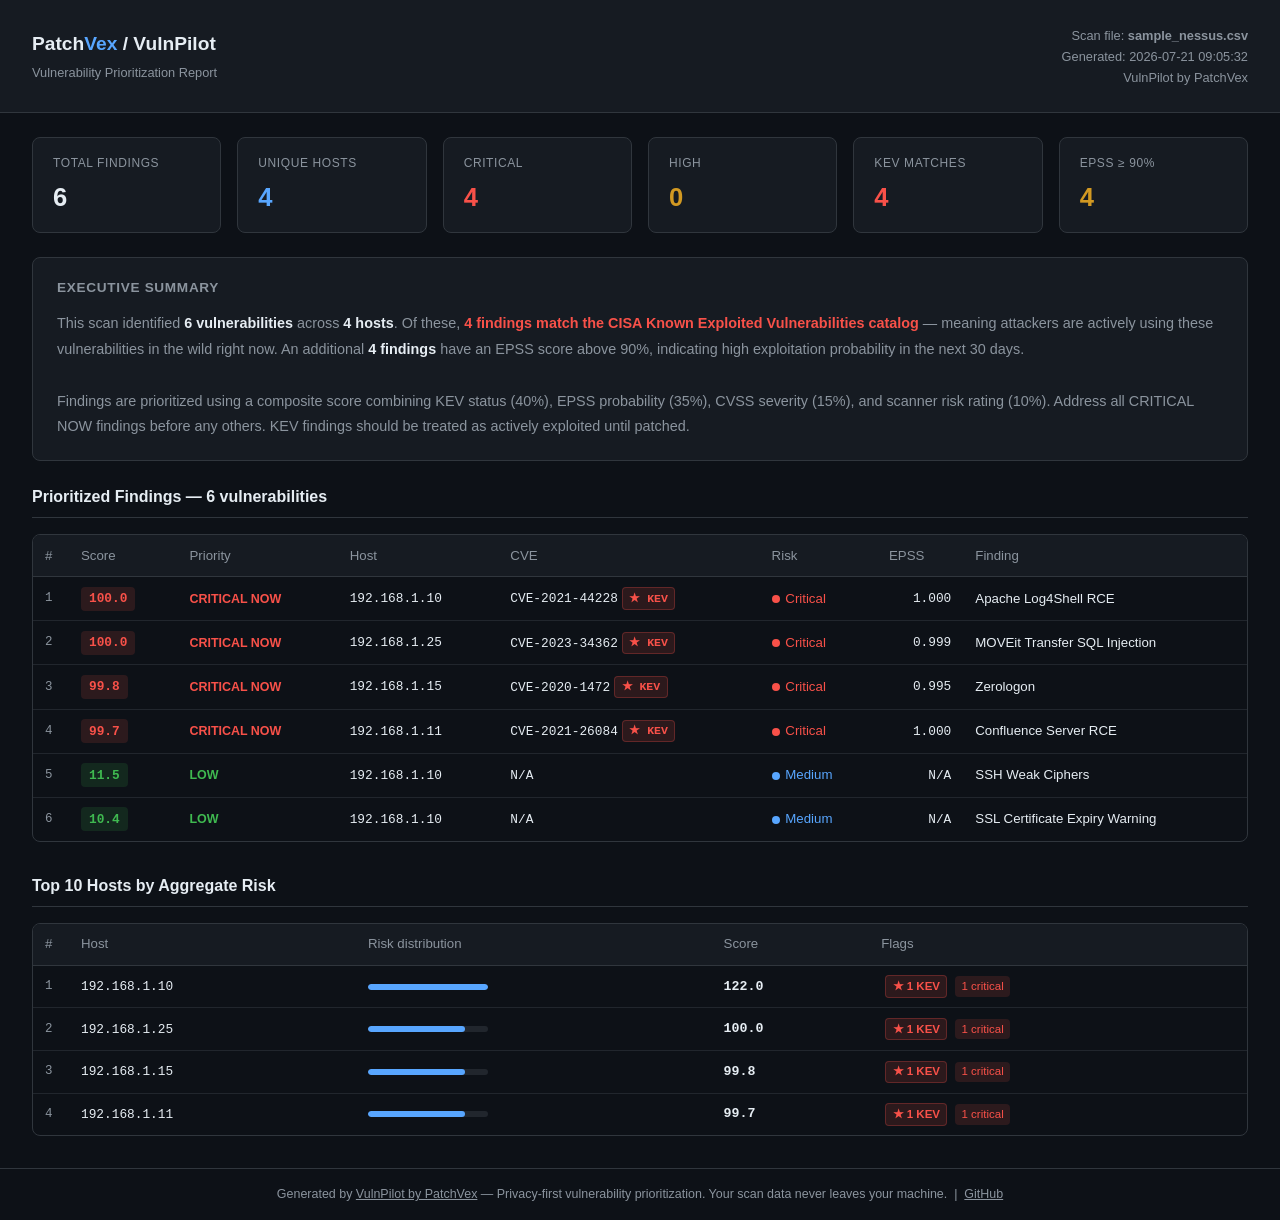
<file: assets/sample-report.html>
<!DOCTYPE html>
<html lang="en">
<head>
  <meta charset="UTF-8" />
  <meta name="viewport" content="width=device-width, initial-scale=1.0" />
  <title>VulnPilot Report — sample_nessus.csv</title>
  <style>
    *, *::before, *::after { box-sizing: border-box; margin: 0; padding: 0; }
    :root {
      --bg: #0d1117; --surface: #161b22; --border: #30363d;
      --text: #e6edf3; --muted: #8b949e; --accent: #58a6ff;
      --green: #3fb950; --red: #f85149; --orange: #d29922;
      --font: -apple-system, BlinkMacSystemFont, 'Segoe UI', sans-serif;
      --mono: 'SFMono-Regular', Consolas, monospace;
    }
    body { background: var(--bg); color: var(--text); font-family: var(--font); line-height: 1.5; font-size: 14px; }
    a { color: var(--accent); }

    /* HEADER */
    .header { background: var(--surface); border-bottom: 1px solid var(--border); padding: 1.5rem 2rem; display: flex; justify-content: space-between; align-items: center; }
    .header-brand { font-size: 1.2rem; font-weight: 700; }
    .header-brand span { color: var(--accent); }
    .header-meta { font-size: 0.8rem; color: var(--muted); text-align: right; }
    .header-meta div { margin-top: 2px; }

    /* SUMMARY CARDS */
    .summary { display: grid; grid-template-columns: repeat(auto-fit, minmax(140px, 1fr)); gap: 1rem; padding: 1.5rem 2rem; }
    .card { background: var(--surface); border: 1px solid var(--border); border-radius: 8px; padding: 1rem 1.25rem; }
    .card-label { font-size: 0.75rem; color: var(--muted); text-transform: uppercase; letter-spacing: 0.05em; margin-bottom: 0.4rem; }
    .card-value { font-size: 1.6rem; font-weight: 700; }
    .card-value.red { color: var(--red); }
    .card-value.orange { color: var(--orange); }
    .card-value.blue { color: var(--accent); }
    .card-value.green { color: var(--green); }

    /* EXECUTIVE SUMMARY */
    .exec-summary { margin: 0 2rem 1.5rem; background: var(--surface); border: 1px solid var(--border); border-radius: 8px; padding: 1.25rem 1.5rem; }
    .exec-title { font-size: 0.85rem; font-weight: 600; color: var(--muted); text-transform: uppercase; letter-spacing: 0.05em; margin-bottom: 0.75rem; }
    .exec-body { font-size: 0.9rem; color: var(--muted); line-height: 1.8; }
    .exec-body strong { color: var(--text); }

    /* SECTION */
    .section { padding: 0 2rem 2rem; }
    .section-title { font-size: 1rem; font-weight: 600; margin-bottom: 1rem; padding-bottom: 0.5rem; border-bottom: 1px solid var(--border); }

    /* TABLE */
    .table-wrap { overflow-x: auto; border: 1px solid var(--border); border-radius: 8px; }
    table { width: 100%; border-collapse: collapse; font-size: 0.83rem; }
    th { background: var(--surface); padding: 0.65rem 0.75rem; text-align: left; font-weight: 500; color: var(--muted); border-bottom: 1px solid var(--border); white-space: nowrap; }
    td { padding: 0.6rem 0.75rem; border-bottom: 1px solid #21262d; vertical-align: middle; }
    tr:last-child td { border-bottom: none; }
    tr:hover td { background: #1c2128; }
    .num { color: var(--muted); font-family: var(--mono); font-size: 0.78rem; width: 36px; }
    .host-cell { font-family: var(--mono); font-size: 0.8rem; }
    .cve-cell { font-family: var(--mono); font-size: 0.8rem; white-space: nowrap; }
    .name-cell { max-width: 280px; }
    .epss-cell { font-family: var(--mono); font-size: 0.8rem; text-align: right; }
    .score-val { font-family: var(--mono); font-weight: 600; }

    /* PILLS */
    .score-pill { display: inline-block; padding: 0.15rem 0.5rem; border-radius: 4px; font-family: var(--mono); font-size: 0.8rem; font-weight: 600; white-space: nowrap; }
    .label-pill { font-size: 0.78rem; font-weight: 600; white-space: nowrap; }
    .kev-badge { display: inline-block; background: #f8514922; color: var(--red); border: 1px solid #f8514944; border-radius: 4px; padding: 0.1rem 0.4rem; font-size: 0.72rem; font-weight: 600; margin-left: 4px; white-space: nowrap; }
    .crit-tag { display: inline-block; background: #f8514922; color: var(--red); border-radius: 4px; padding: 0.1rem 0.4rem; font-size: 0.72rem; margin-left: 4px; }
    .risk-dot { display: inline-block; width: 8px; height: 8px; border-radius: 50%; vertical-align: middle; margin-right: 2px; }

    /* HOST BAR */
    .bar-wrap { background: #21262d; border-radius: 4px; height: 6px; width: 120px; overflow: hidden; }
    .bar-fill { background: var(--accent); height: 100%; border-radius: 4px; }

    /* FOOTER */
    .footer { border-top: 1px solid var(--border); padding: 1rem 2rem; text-align: center; font-size: 0.78rem; color: var(--muted); }
    .footer a { color: var(--muted); }

    @media print {
      body { background: white; color: black; }
    }
  </style>
</head>
<body>

<div class="header">
  <div>
    <div class="header-brand">Patch<span>Vex</span> / VulnPilot</div>
    <div style="font-size:0.8rem;color:var(--muted);margin-top:4px">Vulnerability Prioritization Report</div>
  </div>
  <div class="header-meta">
    <div>Scan file: <strong>sample_nessus.csv</strong></div>
    <div>Generated: 2026-07-21 09:05:32</div>
    <div>VulnPilot by PatchVex</div>
  </div>
</div>

<div class="summary">
  <div class="card">
    <div class="card-label">Total findings</div>
    <div class="card-value">6</div>
  </div>
  <div class="card">
    <div class="card-label">Unique hosts</div>
    <div class="card-value blue">4</div>
  </div>
  <div class="card">
    <div class="card-label">Critical</div>
    <div class="card-value red">4</div>
  </div>
  <div class="card">
    <div class="card-label">High</div>
    <div class="card-value orange">0</div>
  </div>
  <div class="card">
    <div class="card-label">KEV matches</div>
    <div class="card-value red">4</div>
  </div>
  <div class="card">
    <div class="card-label">EPSS ≥ 90%</div>
    <div class="card-value orange">4</div>
  </div>
</div>

<div class="exec-summary">
  <div class="exec-title">Executive Summary</div>
  <div class="exec-body">
    This scan identified <strong>6 vulnerabilities</strong> across <strong>4 hosts</strong>.
    Of these, <strong style="color:var(--red)">4 findings match the CISA Known Exploited Vulnerabilities catalog</strong> —
    meaning attackers are actively using these vulnerabilities in the wild right now.
    An additional <strong>4 findings</strong> have an EPSS score above 90%, indicating high exploitation probability in the next 30 days.
    <br><br>
    Findings are prioritized using a composite score combining KEV status (40%), EPSS probability (35%),
    CVSS severity (15%), and scanner risk rating (10%). Address all CRITICAL NOW findings before any others.
    KEV findings should be treated as actively exploited until patched.
  </div>
</div>

<div class="section">
  <div class="section-title">Prioritized Findings — 6 vulnerabilities</div>
  <div class="table-wrap">
    <table>
      <thead>
        <tr>
          <th>#</th>
          <th>Score</th>
          <th>Priority</th>
          <th>Host</th>
          <th>CVE</th>
          <th>Risk</th>
          <th>EPSS</th>
          <th>Finding</th>
        </tr>
      </thead>
      <tbody>
        
        <tr>
          <td class="num">1</td>
          <td><span class="score-pill" style="background:#f8514922;color:#f85149">100.0</span></td>
          <td><span class="label-pill" style="color:#f85149">CRITICAL NOW</span></td>
          <td class="host-cell">192.168.1.10</td>
          <td class="cve-cell">CVE-2021-44228<span class="kev-badge">★ KEV</span></td>
          <td><span class="risk-dot" style="background:#f85149"></span> <span style="color:#f85149">Critical</span></td>
          <td class="epss-cell">1.000</td>
          <td class="name-cell">Apache Log4Shell RCE</td>
        </tr>
        <tr>
          <td class="num">2</td>
          <td><span class="score-pill" style="background:#f8514922;color:#f85149">100.0</span></td>
          <td><span class="label-pill" style="color:#f85149">CRITICAL NOW</span></td>
          <td class="host-cell">192.168.1.25</td>
          <td class="cve-cell">CVE-2023-34362<span class="kev-badge">★ KEV</span></td>
          <td><span class="risk-dot" style="background:#f85149"></span> <span style="color:#f85149">Critical</span></td>
          <td class="epss-cell">0.999</td>
          <td class="name-cell">MOVEit Transfer SQL Injection</td>
        </tr>
        <tr>
          <td class="num">3</td>
          <td><span class="score-pill" style="background:#f8514922;color:#f85149">99.8</span></td>
          <td><span class="label-pill" style="color:#f85149">CRITICAL NOW</span></td>
          <td class="host-cell">192.168.1.15</td>
          <td class="cve-cell">CVE-2020-1472<span class="kev-badge">★ KEV</span></td>
          <td><span class="risk-dot" style="background:#f85149"></span> <span style="color:#f85149">Critical</span></td>
          <td class="epss-cell">0.995</td>
          <td class="name-cell">Zerologon</td>
        </tr>
        <tr>
          <td class="num">4</td>
          <td><span class="score-pill" style="background:#f8514922;color:#f85149">99.7</span></td>
          <td><span class="label-pill" style="color:#f85149">CRITICAL NOW</span></td>
          <td class="host-cell">192.168.1.11</td>
          <td class="cve-cell">CVE-2021-26084<span class="kev-badge">★ KEV</span></td>
          <td><span class="risk-dot" style="background:#f85149"></span> <span style="color:#f85149">Critical</span></td>
          <td class="epss-cell">1.000</td>
          <td class="name-cell">Confluence Server RCE</td>
        </tr>
        <tr>
          <td class="num">5</td>
          <td><span class="score-pill" style="background:#3fb95022;color:#3fb950">11.5</span></td>
          <td><span class="label-pill" style="color:#3fb950">LOW</span></td>
          <td class="host-cell">192.168.1.10</td>
          <td class="cve-cell">N/A</td>
          <td><span class="risk-dot" style="background:#58a6ff"></span> <span style="color:#58a6ff">Medium</span></td>
          <td class="epss-cell">N/A</td>
          <td class="name-cell">SSH Weak Ciphers</td>
        </tr>
        <tr>
          <td class="num">6</td>
          <td><span class="score-pill" style="background:#3fb95022;color:#3fb950">10.4</span></td>
          <td><span class="label-pill" style="color:#3fb950">LOW</span></td>
          <td class="host-cell">192.168.1.10</td>
          <td class="cve-cell">N/A</td>
          <td><span class="risk-dot" style="background:#58a6ff"></span> <span style="color:#58a6ff">Medium</span></td>
          <td class="epss-cell">N/A</td>
          <td class="name-cell">SSL Certificate Expiry Warning</td>
        </tr>
      </tbody>
    </table>
  </div>
</div>

<div class="section">
  <div class="section-title">Top 10 Hosts by Aggregate Risk</div>
  <div class="table-wrap">
    <table>
      <thead>
        <tr>
          <th>#</th>
          <th>Host</th>
          <th>Risk distribution</th>
          <th>Score</th>
          <th>Flags</th>
        </tr>
      </thead>
      <tbody>
        
        <tr>
          <td class="num">1</td>
          <td class="host-cell">192.168.1.10</td>
          <td>
            <div class="bar-wrap">
              <div class="bar-fill" style="width:100%"></div>
            </div>
          </td>
          <td class="score-val">122.0</td>
          <td><span class="kev-badge">★ 1 KEV</span> <span class="crit-tag">1 critical</span></td>
        </tr>
        <tr>
          <td class="num">2</td>
          <td class="host-cell">192.168.1.25</td>
          <td>
            <div class="bar-wrap">
              <div class="bar-fill" style="width:81%"></div>
            </div>
          </td>
          <td class="score-val">100.0</td>
          <td><span class="kev-badge">★ 1 KEV</span> <span class="crit-tag">1 critical</span></td>
        </tr>
        <tr>
          <td class="num">3</td>
          <td class="host-cell">192.168.1.15</td>
          <td>
            <div class="bar-wrap">
              <div class="bar-fill" style="width:81%"></div>
            </div>
          </td>
          <td class="score-val">99.8</td>
          <td><span class="kev-badge">★ 1 KEV</span> <span class="crit-tag">1 critical</span></td>
        </tr>
        <tr>
          <td class="num">4</td>
          <td class="host-cell">192.168.1.11</td>
          <td>
            <div class="bar-wrap">
              <div class="bar-fill" style="width:81%"></div>
            </div>
          </td>
          <td class="score-val">99.7</td>
          <td><span class="kev-badge">★ 1 KEV</span> <span class="crit-tag">1 critical</span></td>
        </tr>
      </tbody>
    </table>
  </div>
</div>

<div class="footer">
  Generated by <a href="https://patchvex.com">VulnPilot by PatchVex</a> —
  Privacy-first vulnerability prioritization. Your scan data never leaves your machine.
  &nbsp;|&nbsp; <a href="https://github.com/PatchVex/vulnpilot">GitHub</a>
</div>

</body>
</html>
</file>
